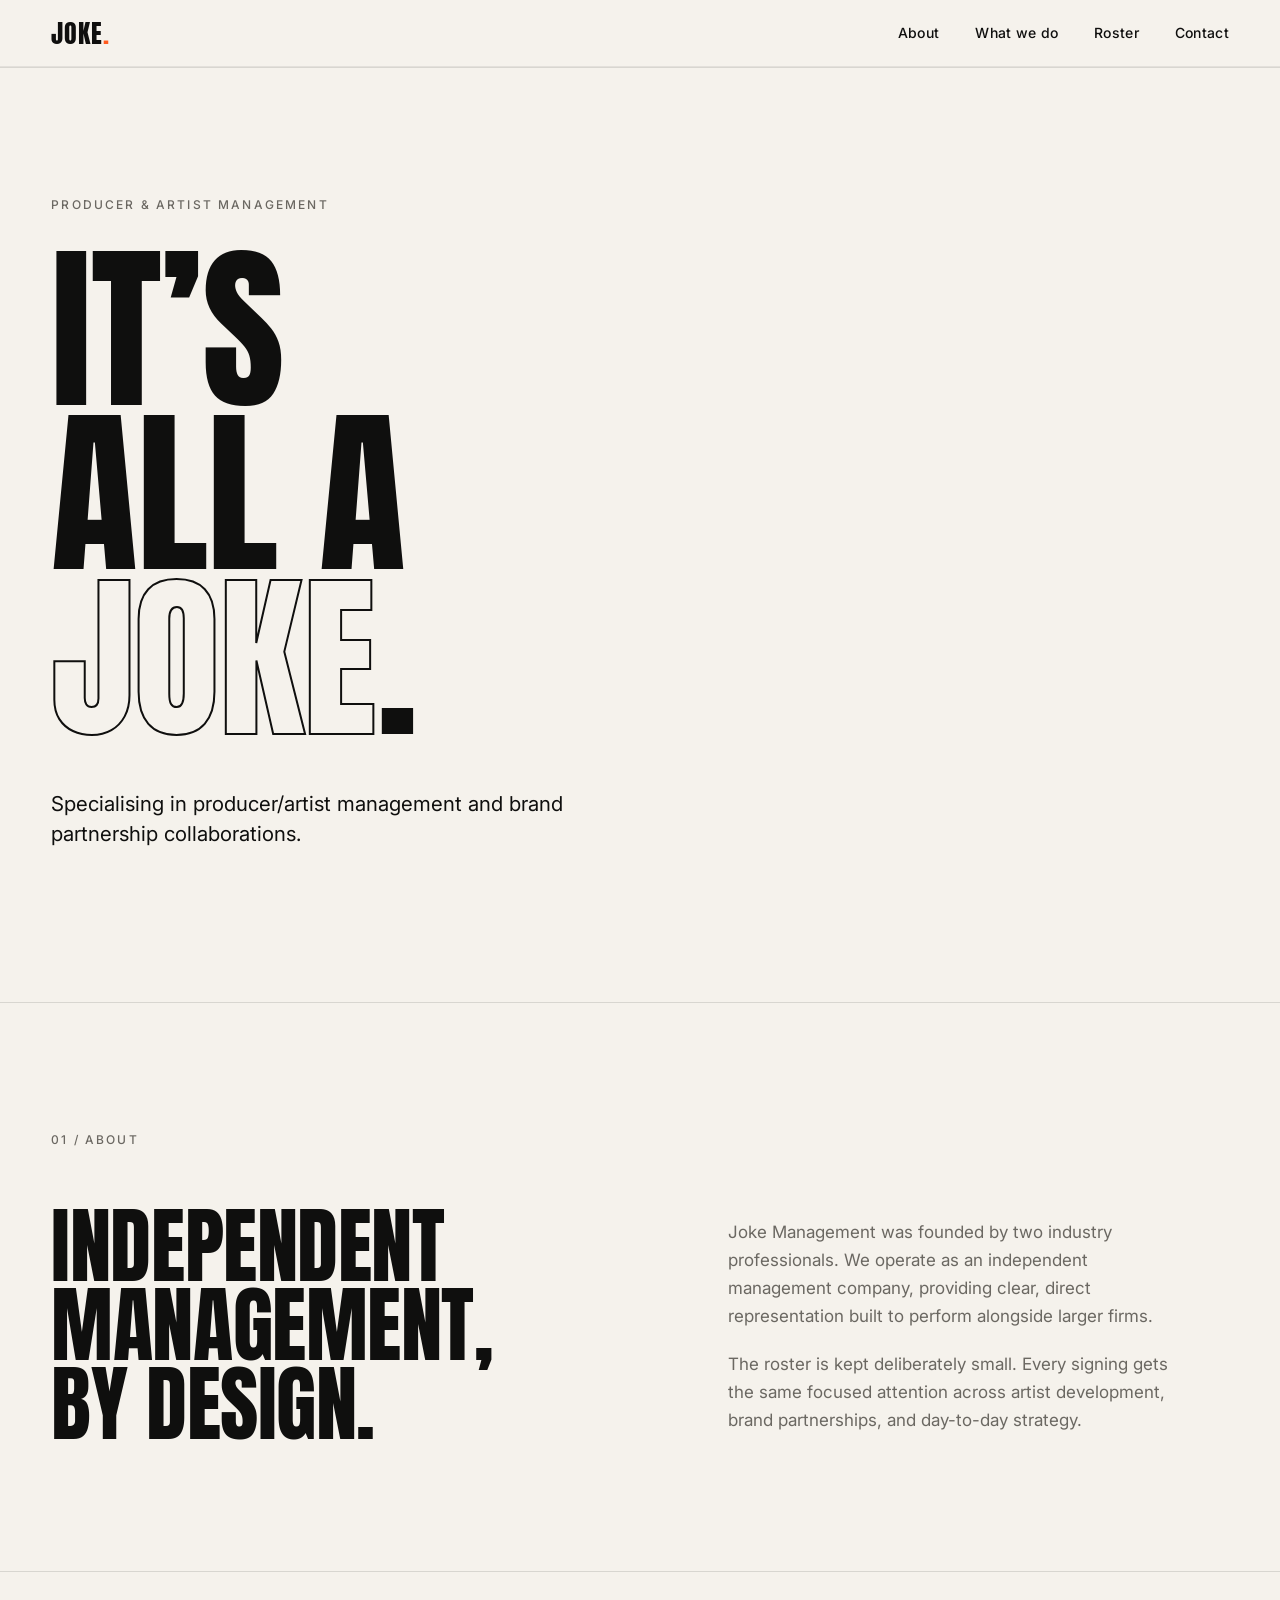
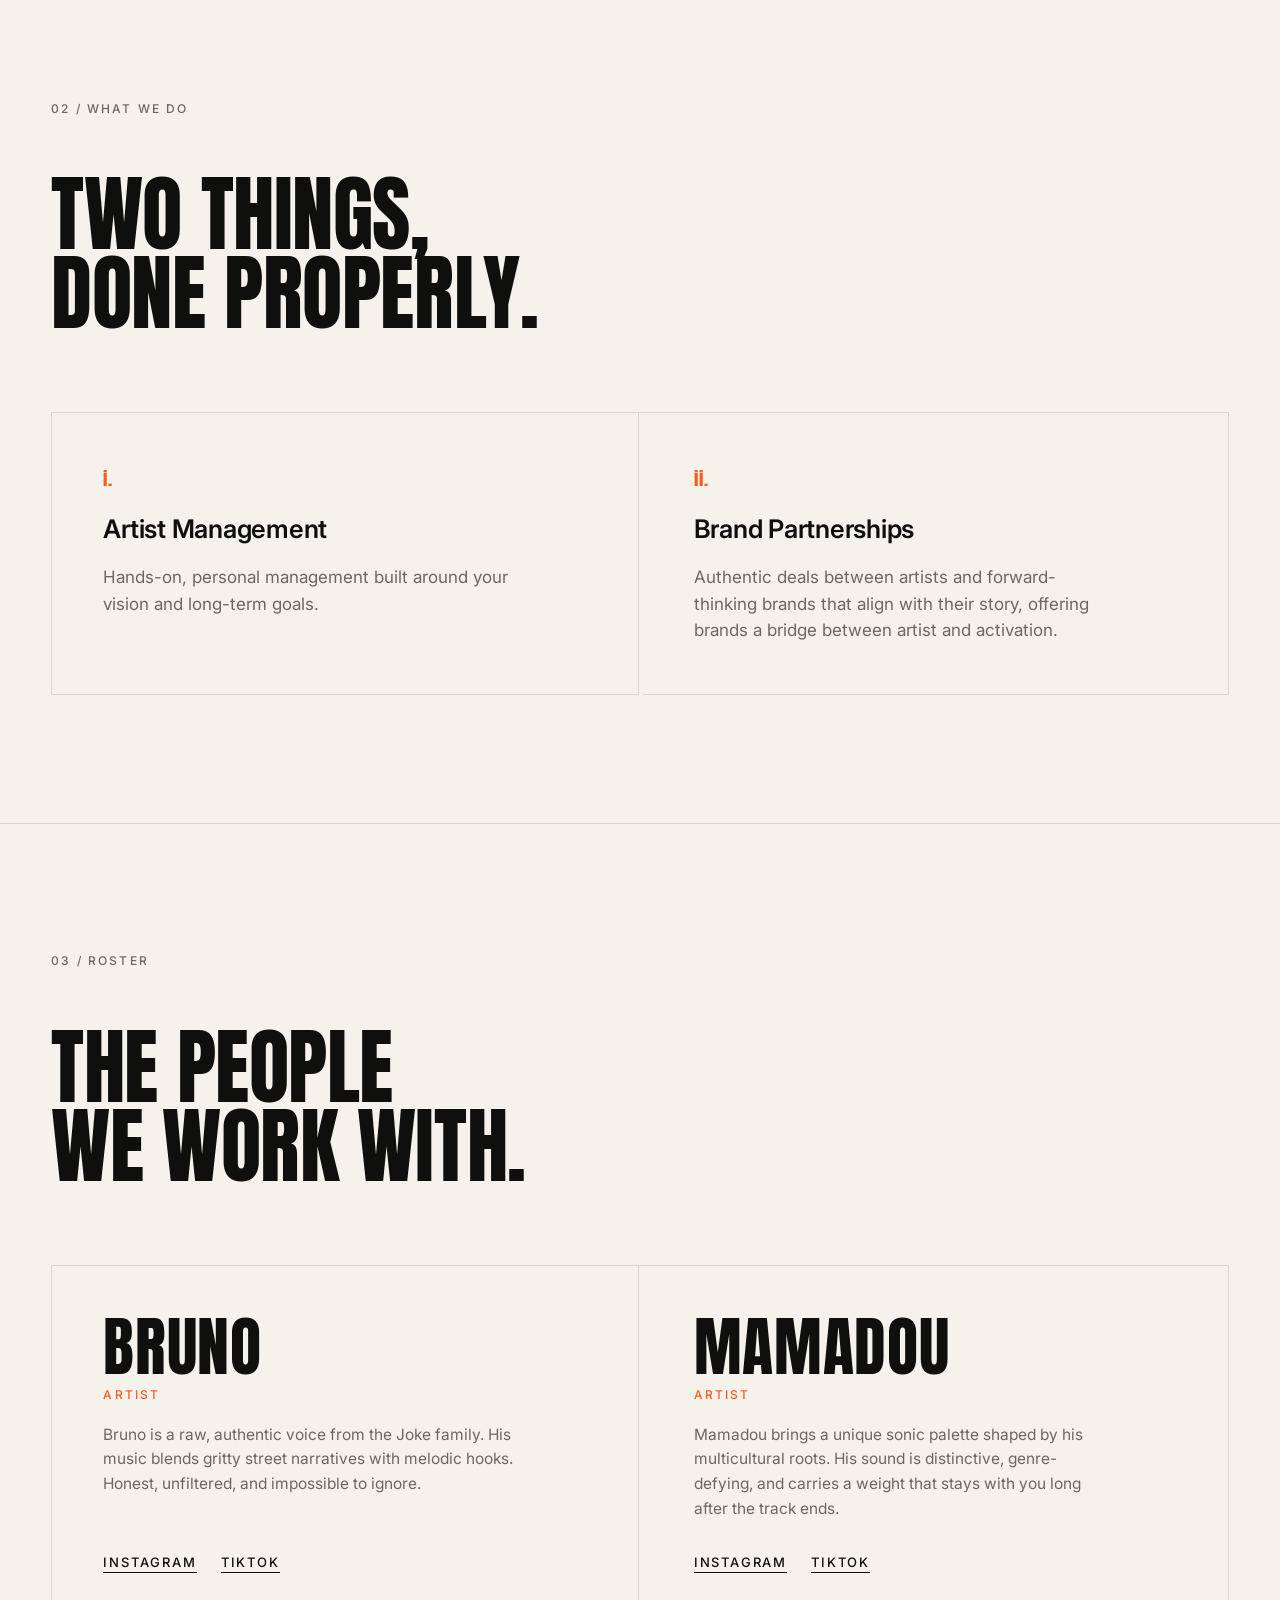
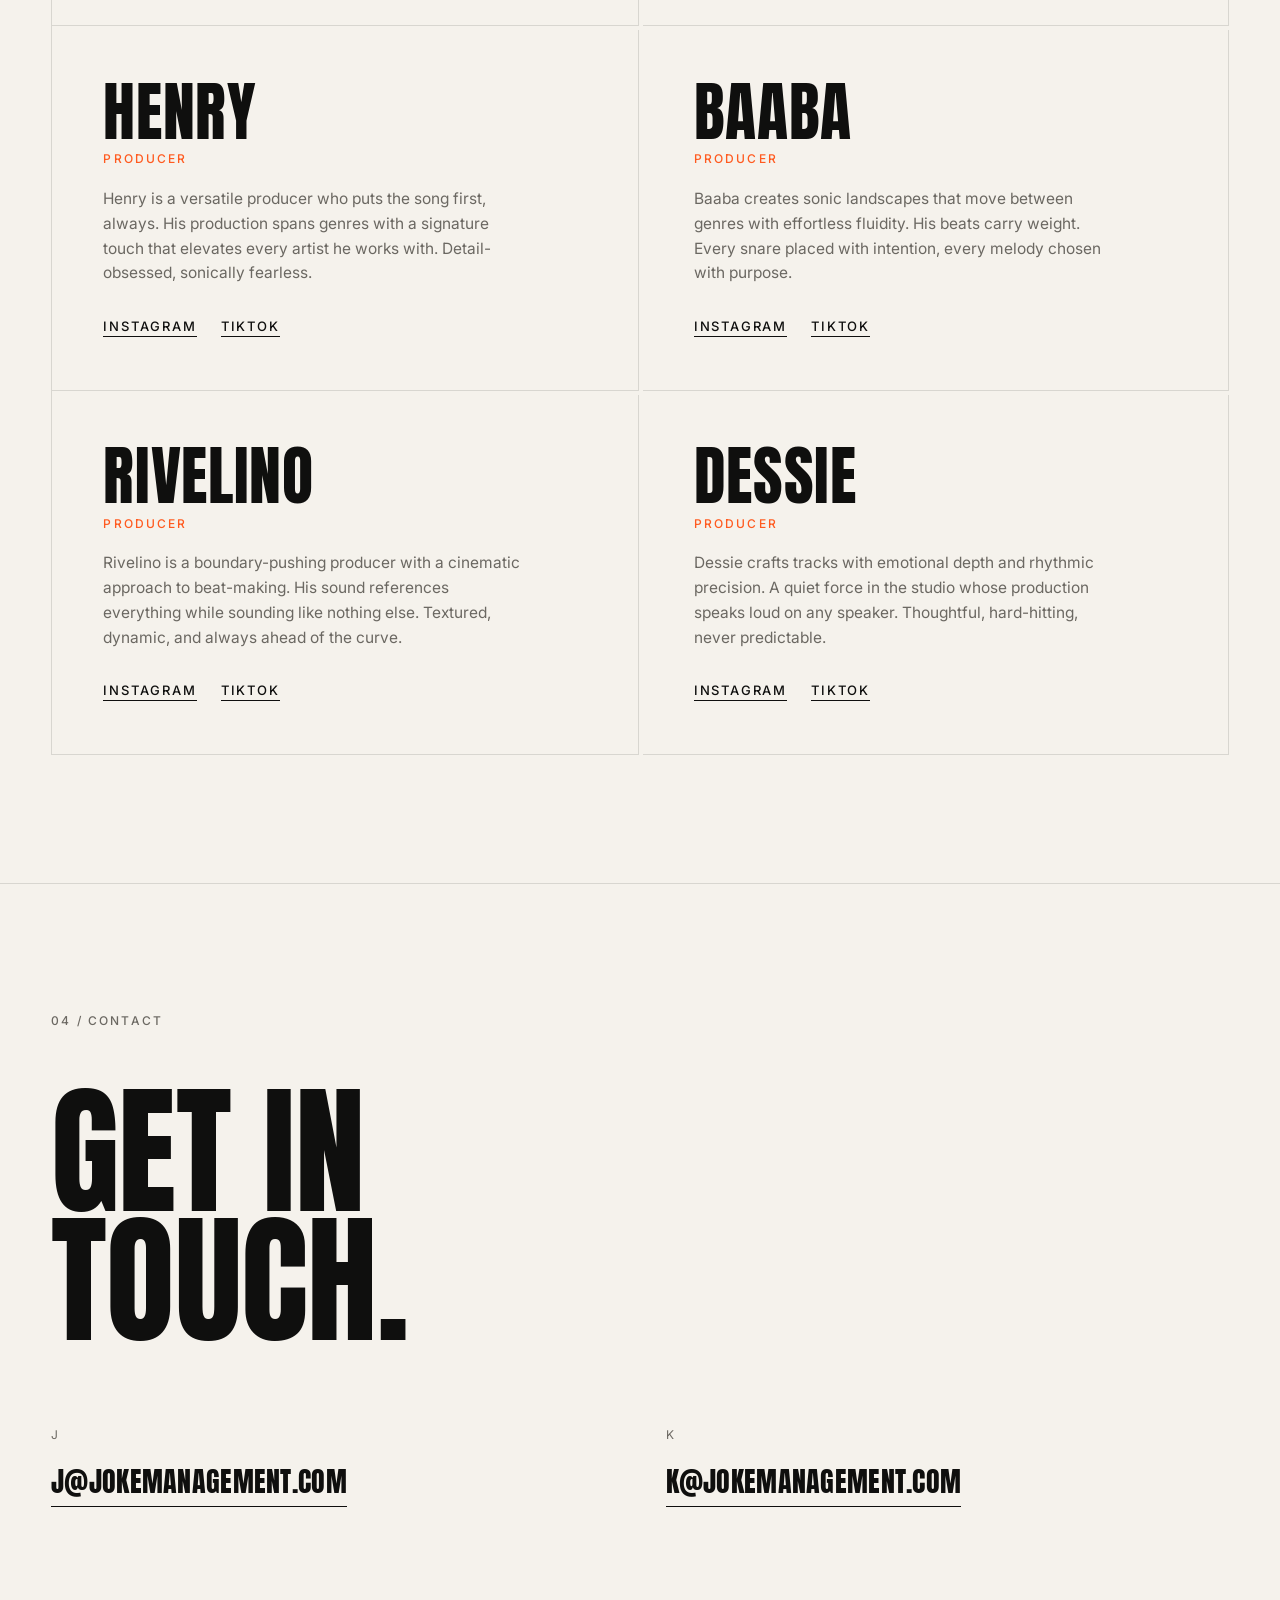
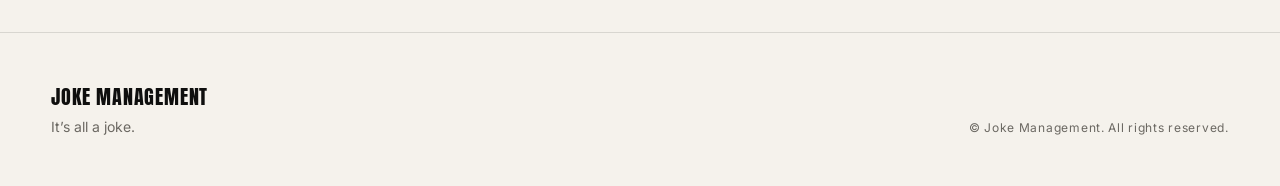
<file: index.html>
<!doctype html>
<html lang="en">
<head>
<meta charset="utf-8" />
<meta name="viewport" content="width=device-width, initial-scale=1" />
<title>Joke Management / Artist & Producer Management</title>
<meta name="description" content="Joke Management. Specialising in producer/artist management and brand partnership collaborations. It's all a joke." />
<link rel="preconnect" href="https://fonts.googleapis.com" />
<link rel="preconnect" href="https://fonts.gstatic.com" crossorigin />
<link href="https://fonts.googleapis.com/css2?family=Anton&family=Inter:wght@400;500;600&display=swap" rel="stylesheet" />
<link rel="stylesheet" href="styles.css" />
</head>
<body>

<header class="site-header">
  <a href="#top" class="wordmark" aria-label="Joke Management home">JOKE<span class="dot">.</span></a>
  <nav class="primary-nav" aria-label="Primary">
    <ul>
      <li><a href="#about">About</a></li>
      <li><a href="#work">What we do</a></li>
      <li><a href="#roster">Roster</a></li>
      <li><a href="#contact">Contact</a></li>
    </ul>
  </nav>
  <button class="nav-toggle" aria-label="Open menu" aria-expanded="false" aria-controls="mobile-nav">
    <span></span><span></span>
  </button>
</header>

<div id="mobile-nav" class="mobile-nav" hidden>
  <ul>
    <li><a href="#about">About</a></li>
    <li><a href="#work">What we do</a></li>
    <li><a href="#roster">Roster</a></li>
    <li><a href="#contact">Contact</a></li>
  </ul>
</div>

<main id="top">

  <section class="hero">
    <p class="eyebrow">Producer &amp; artist management</p>
    <h1 class="display">
      It&rsquo;s<br />
      all a<br />
      <span class="outline">joke</span>.
    </h1>
    <p class="lede">
      Specialising in producer/artist management and brand partnership collaborations.
    </p>
  </section>

  <section id="about" class="about">
    <p class="section-label">01 / About</p>
    <div class="about-grid">
      <h2 class="display-md">
        Independent<br />management,<br />by design.
      </h2>
      <div class="about-body">
        <p>
          Joke Management was founded by two industry professionals. We operate as an independent management company, providing clear, direct representation built to perform alongside larger firms.
        </p>
        <p>
          The roster is kept deliberately small. Every signing gets the same focused attention across artist development, brand partnerships, and day-to-day strategy.
        </p>
      </div>
    </div>
  </section>

  <section id="work" class="work">
    <p class="section-label">02 / What we do</p>
    <h2 class="display-md">Two things,<br />done properly.</h2>
    <ol class="services">
      <li>
        <span class="svc-num">i.</span>
        <h3>Artist Management</h3>
        <p>Hands-on, personal management built around your vision and long-term goals.</p>
      </li>
      <li>
        <span class="svc-num">ii.</span>
        <h3>Brand Partnerships</h3>
        <p>Authentic deals between artists and forward-thinking brands that align with their story, offering brands a bridge between artist and activation.</p>
      </li>
    </ol>
  </section>

  <section id="roster" class="roster">
    <p class="section-label">03 / Roster</p>
    <h2 class="display-md">The people<br />we work with.</h2>

    <ul class="roster-grid">
      <li class="roster-card">
        <h3 class="roster-name">Bruno</h3>
        <p class="roster-role">Artist</p>
        <p class="roster-bio">Bruno is a raw, authentic voice from the Joke family. His music blends gritty street narratives with melodic hooks. Honest, unfiltered, and impossible to ignore.</p>
        <ul class="socials">
          <li><a href="https://www.instagram.com/brunotopdog46/" target="_blank" rel="noopener">Instagram</a></li>
          <li><a href="https://www.tiktok.com/@brunottopdog46" target="_blank" rel="noopener">TikTok</a></li>
        </ul>
      </li>

      <li class="roster-card">
        <h3 class="roster-name">Mamadou</h3>
        <p class="roster-role">Artist</p>
        <p class="roster-bio">Mamadou brings a unique sonic palette shaped by his multicultural roots. His sound is distinctive, genre-defying, and carries a weight that stays with you long after the track ends.</p>
        <ul class="socials">
          <li><a href="https://www.instagram.com/maama.dou/" target="_blank" rel="noopener">Instagram</a></li>
          <li><a href="https://www.tiktok.com/@maama.dou" target="_blank" rel="noopener">TikTok</a></li>
        </ul>
      </li>

      <li class="roster-card">
        <h3 class="roster-name">Henry</h3>
        <p class="roster-role">Producer</p>
        <p class="roster-bio">Henry is a versatile producer who puts the song first, always. His production spans genres with a signature touch that elevates every artist he works with. Detail-obsessed, sonically fearless.</p>
        <ul class="socials">
          <li><a href="https://www.instagram.com/__henryy46/" target="_blank" rel="noopener">Instagram</a></li>
          <li><a href="https://www.tiktok.com/@prod_henry" target="_blank" rel="noopener">TikTok</a></li>
        </ul>
      </li>

      <li class="roster-card">
        <h3 class="roster-name">Baaba</h3>
        <p class="roster-role">Producer</p>
        <p class="roster-bio">Baaba creates sonic landscapes that move between genres with effortless fluidity. His beats carry weight. Every snare placed with intention, every melody chosen with purpose.</p>
        <ul class="socials">
          <li><a href="https://www.instagram.com/baaba_46/" target="_blank" rel="noopener">Instagram</a></li>
          <li><a href="https://www.tiktok.com/@baababayo" target="_blank" rel="noopener">TikTok</a></li>
        </ul>
      </li>

      <li class="roster-card">
        <h3 class="roster-name">Rivelino</h3>
        <p class="roster-role">Producer</p>
        <p class="roster-bio">Rivelino is a boundary-pushing producer with a cinematic approach to beat-making. His sound references everything while sounding like nothing else. Textured, dynamic, and always ahead of the curve.</p>
        <ul class="socials">
          <li><a href="https://www.instagram.com/rivelino.46/" target="_blank" rel="noopener">Instagram</a></li>
          <li><a href="https://www.tiktok.com/@46rivelino" target="_blank" rel="noopener">TikTok</a></li>
        </ul>
      </li>

      <li class="roster-card">
        <h3 class="roster-name">Dessie</h3>
        <p class="roster-role">Producer</p>
        <p class="roster-bio">Dessie crafts tracks with emotional depth and rhythmic precision. A quiet force in the studio whose production speaks loud on any speaker. Thoughtful, hard-hitting, never predictable.</p>
        <ul class="socials">
          <li><a href="https://www.instagram.com/desnfa/" target="_blank" rel="noopener">Instagram</a></li>
          <li><a href="https://www.tiktok.com/@dessienfa" target="_blank" rel="noopener">TikTok</a></li>
        </ul>
      </li>
    </ul>
  </section>

  <section id="contact" class="contact">
    <p class="section-label">04 / Contact</p>
    <h2 class="display-lg">
      Get in<br />touch.
    </h2>
    <div class="contact-grid">
      <div>
        <p class="contact-kicker">J</p>
        <a class="contact-link" href="mailto:j@jokemanagement.com">j@jokemanagement.com</a>
      </div>
      <div>
        <p class="contact-kicker">K</p>
        <a class="contact-link" href="mailto:k@jokemanagement.com">k@jokemanagement.com</a>
      </div>
    </div>
  </section>

</main>

<footer class="site-footer">
  <div>
    <p class="footer-mark">JOKE MANAGEMENT</p>
    <p class="footer-tag">It&rsquo;s all a joke.</p>
  </div>
  <p class="footer-meta">&copy; Joke Management. All rights reserved.</p>
</footer>

<script src="script.js"></script>
</body>
</html>
</file>
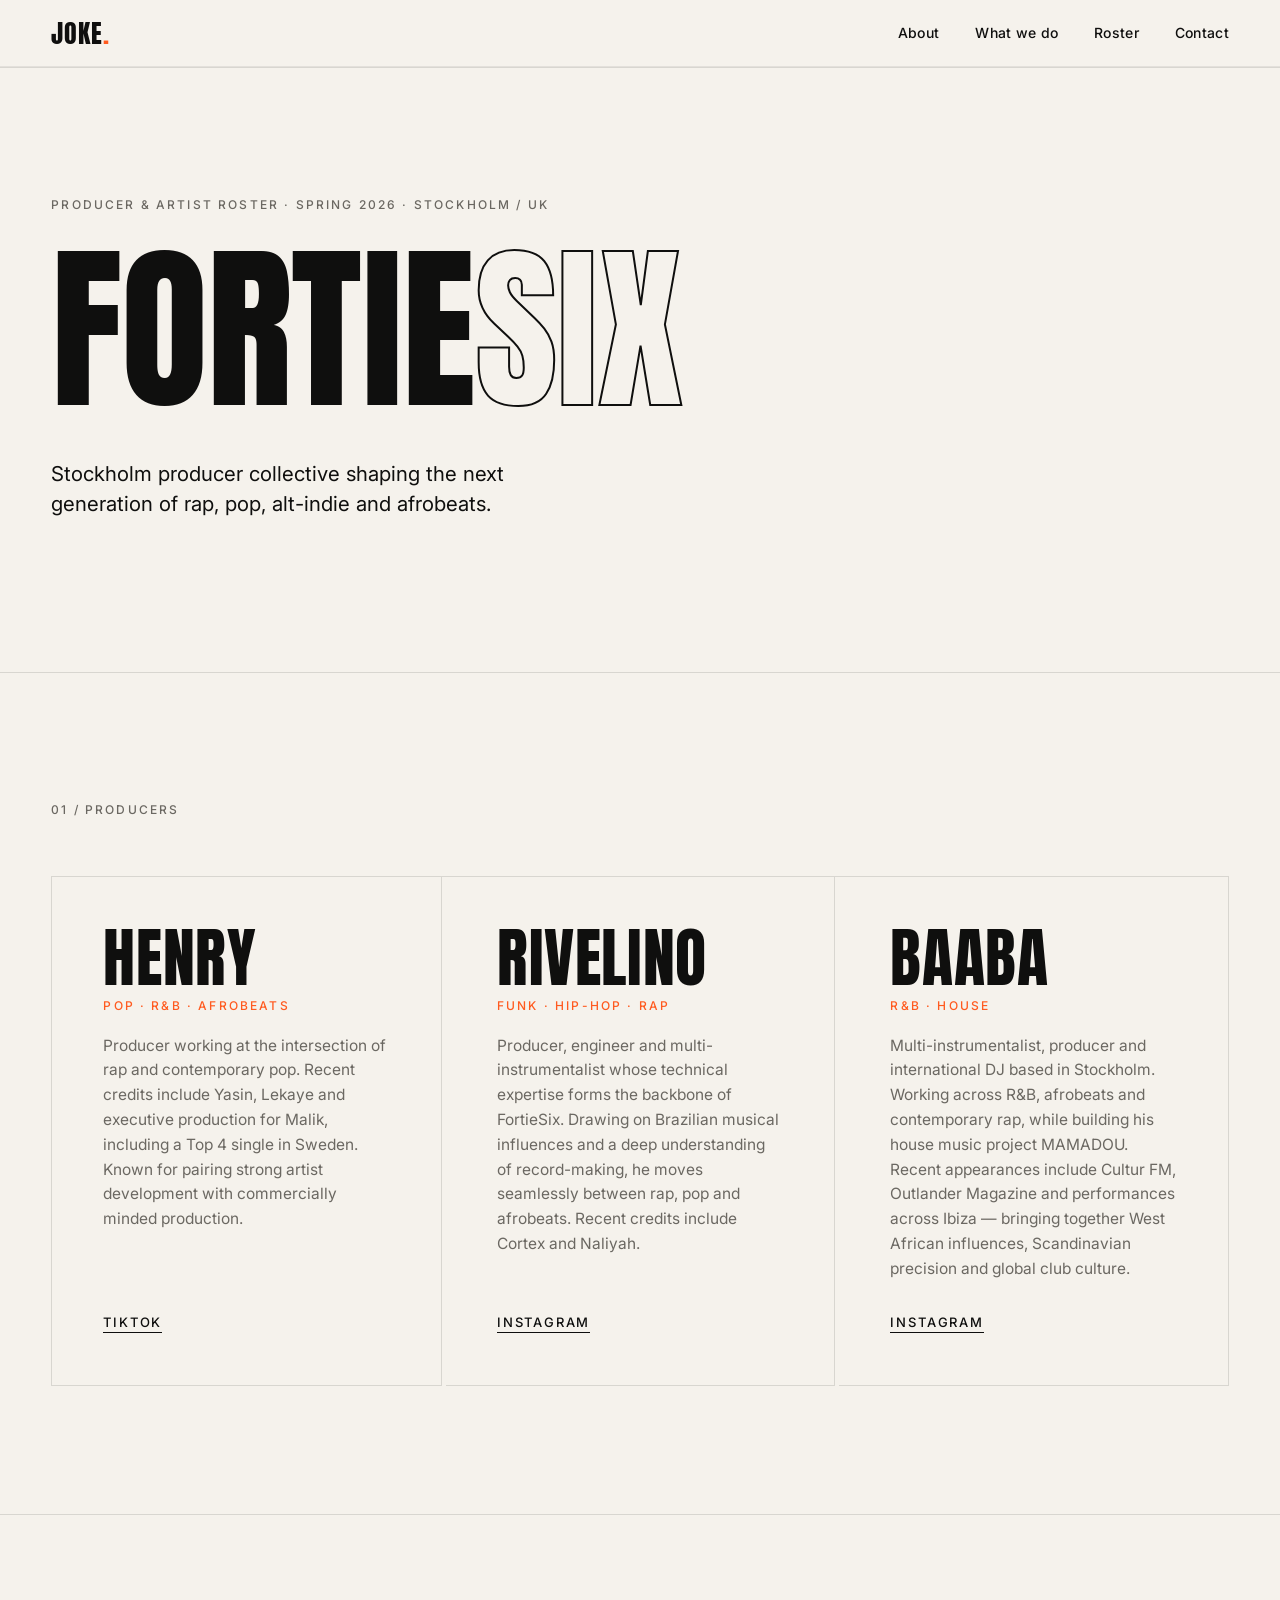
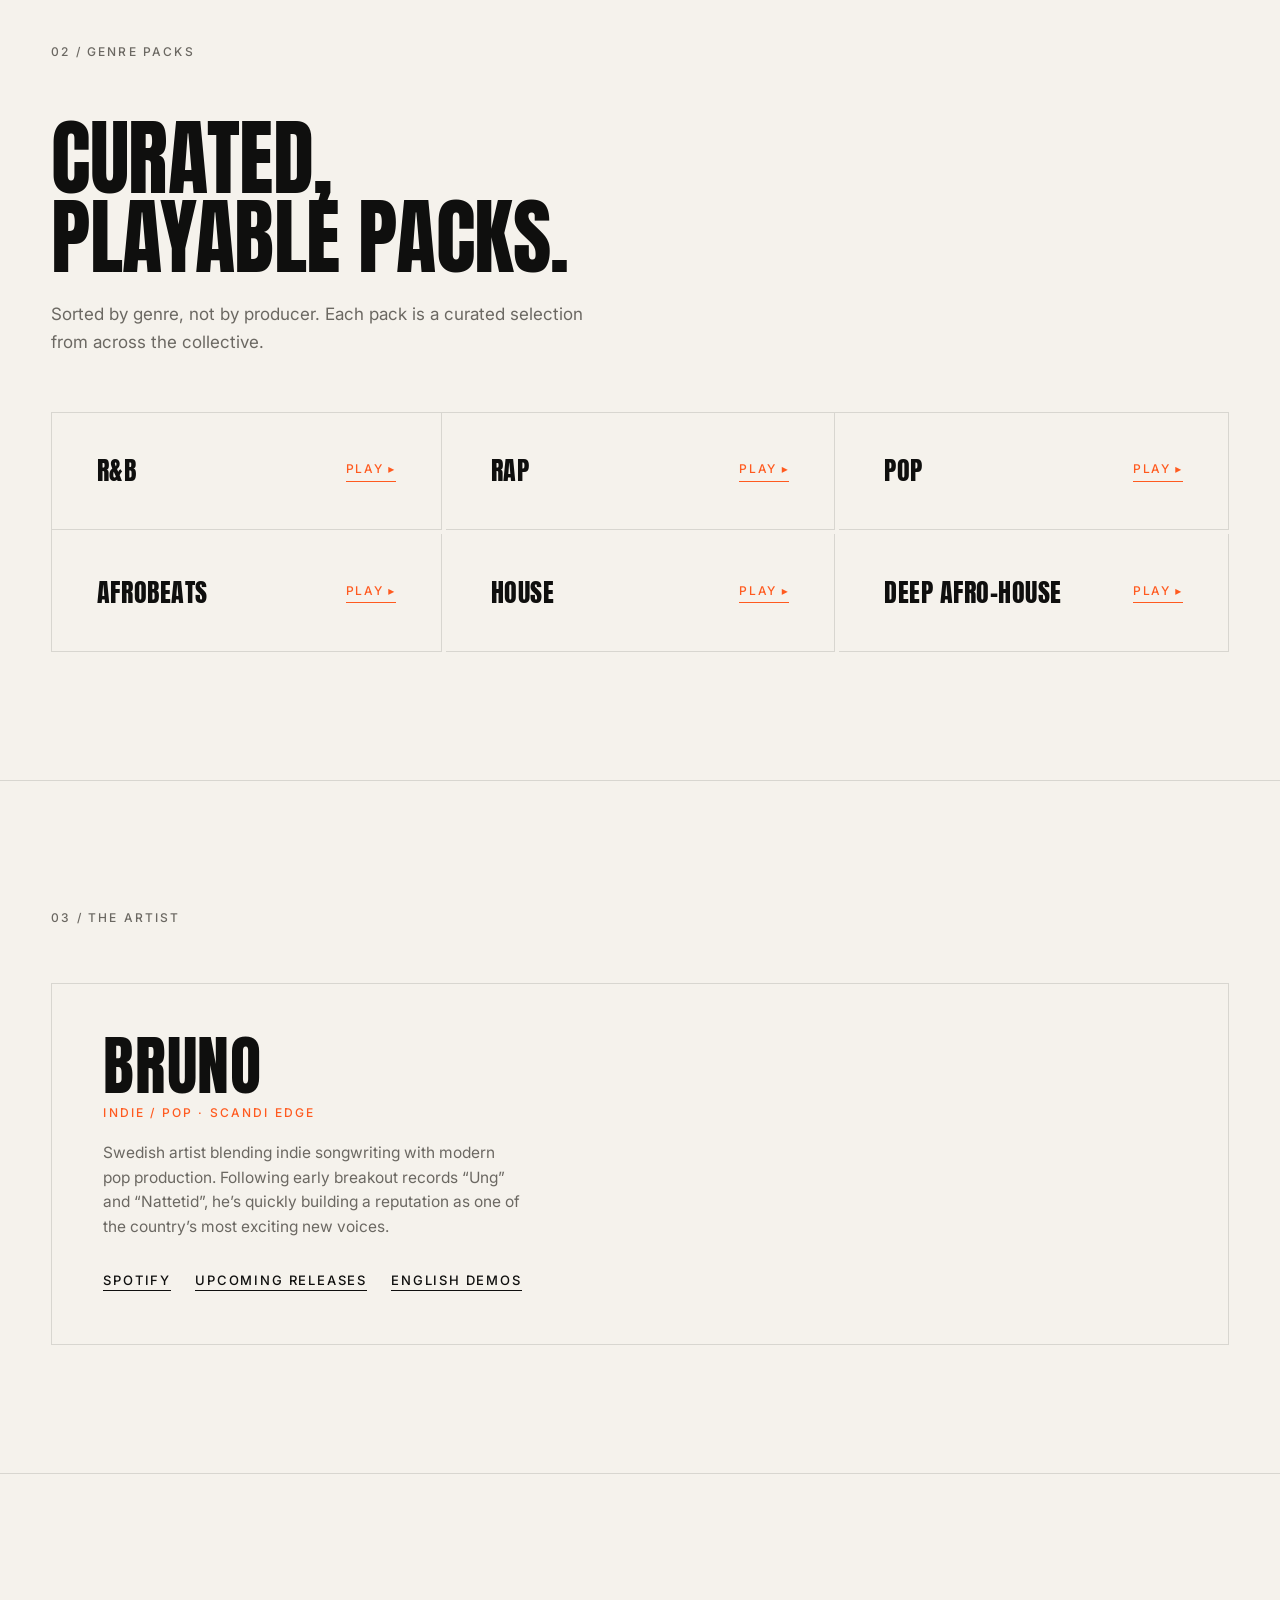
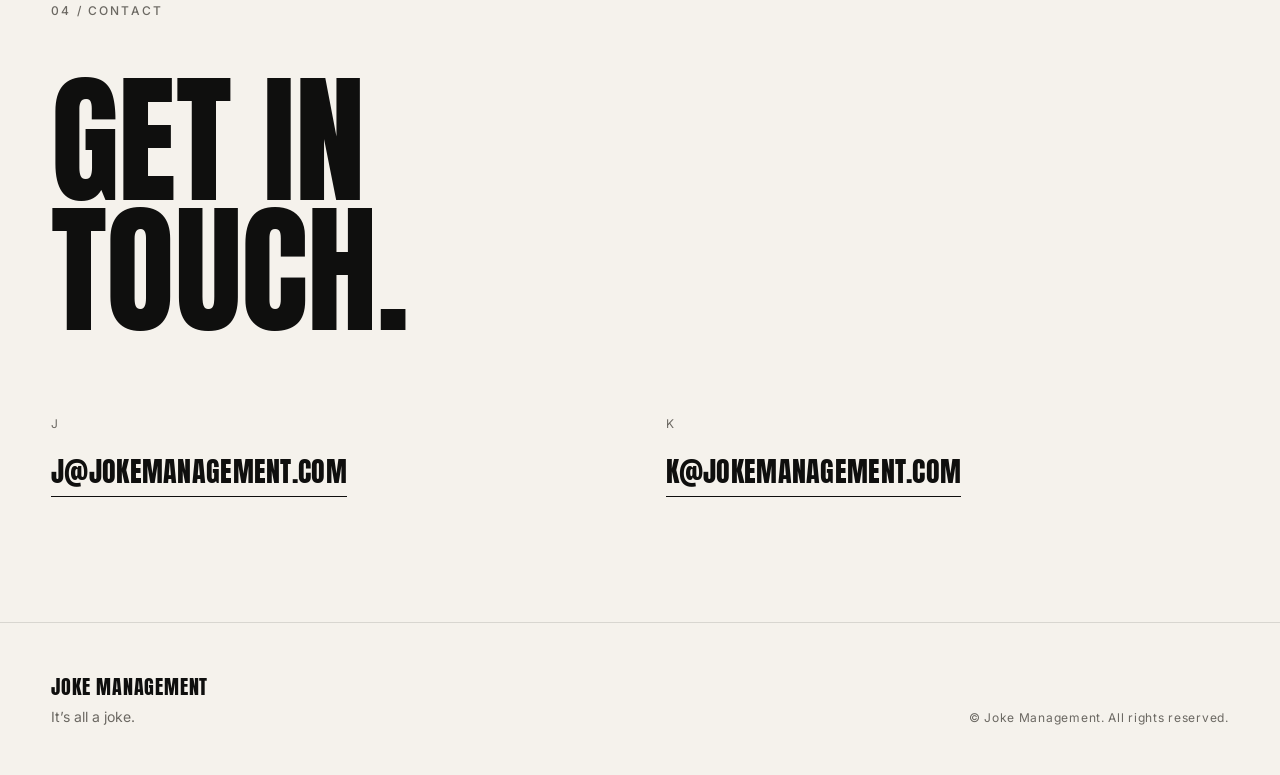
<file: fortiesix.html>
<!doctype html>
<html lang="en">
<head>
<meta charset="utf-8" />
<meta name="viewport" content="width=device-width, initial-scale=1" />
<title>FortieSix — Joke Management</title>
<meta name="description" content="FortieSix. Stockholm producer collective shaping the next generation of rap, pop, alt-indie and afrobeats." />
<meta name="robots" content="noindex, nofollow" />
<link rel="preconnect" href="https://fonts.googleapis.com" />
<link rel="preconnect" href="https://fonts.gstatic.com" crossorigin />
<link href="https://fonts.googleapis.com/css2?family=Anton&family=Inter:wght@400;500;600&display=swap" rel="stylesheet" />
<link rel="stylesheet" href="styles.css" />
<style>
  .producer-grid {
    display: grid;
    grid-template-columns: repeat(3, 1fr);
    gap: 4px;
    border-top: 1px solid rgba(15,15,14,.12);
    border-left: 1px solid rgba(15,15,14,.12);
  }

  .genre-grid {
    display: grid;
    grid-template-columns: repeat(3, 1fr);
    gap: 4px;
    border-top: 1px solid rgba(15,15,14,.12);
    border-left: 1px solid rgba(15,15,14,.12);
    margin-top: 56px;
  }

  .genre-item {
    background: var(--paper);
    border-right: 1px solid rgba(15,15,14,.12);
    border-bottom: 1px solid rgba(15,15,14,.12);
    padding: clamp(24px, 3vw, 40px) clamp(28px, 3.5vw, 48px);
    display: flex;
    align-items: center;
    justify-content: space-between;
    gap: 16px;
    transition: background .3s;
    text-decoration: none;
    color: inherit;
  }

  .genre-item:hover { background: #ece8df; }

  .genre-name {
    font-family: "Anton", sans-serif;
    font-size: clamp(20px, 2vw, 26px);
    letter-spacing: .02em;
    text-transform: uppercase;
  }

  .genre-play {
    font-size: 12px;
    font-weight: 500;
    letter-spacing: .14em;
    text-transform: uppercase;
    color: var(--accent);
    border-bottom: 1px solid var(--accent);
    padding-bottom: 2px;
    white-space: nowrap;
    flex-shrink: 0;
  }

  .artist-grid {
    display: grid;
    grid-template-columns: 1fr;
    gap: 4px;
    border-top: 1px solid rgba(15,15,14,.12);
    border-left: 1px solid rgba(15,15,14,.12);
  }

  @media (max-width: 960px) {
    .producer-grid { grid-template-columns: 1fr; }
  }

  @media (max-width: 640px) {
    .genre-grid { grid-template-columns: repeat(2, 1fr); }
  }

  @media (max-width: 400px) {
    .genre-grid { grid-template-columns: 1fr; }
  }
</style>
</head>
<body>

<header class="site-header">
  <a href="/" class="wordmark" aria-label="Joke Management home">JOKE<span class="dot">.</span></a>
  <nav class="primary-nav" aria-label="Primary">
    <ul>
      <li><a href="/#about">About</a></li>
      <li><a href="/#work">What we do</a></li>
      <li><a href="/#roster">Roster</a></li>
      <li><a href="/#contact">Contact</a></li>
    </ul>
  </nav>
  <button class="nav-toggle" aria-label="Open menu" aria-expanded="false" aria-controls="mobile-nav">
    <span></span><span></span>
  </button>
</header>

<div id="mobile-nav" class="mobile-nav" hidden>
  <ul>
    <li><a href="/#about">About</a></li>
    <li><a href="/#work">What we do</a></li>
    <li><a href="/#roster">Roster</a></li>
    <li><a href="/#contact">Contact</a></li>
  </ul>
</div>

<main id="top">

  <section class="hero">
    <p class="eyebrow">Producer &amp; Artist Roster &middot; Spring 2026 &middot; Stockholm / UK</p>
    <h1 class="display">
      Fortie<span class="outline">Six</span>
    </h1>
    <p class="lede">
      Stockholm producer collective shaping the next generation of rap, pop, alt-indie and afrobeats.
    </p>
  </section>

  <section>
    <p class="section-label">01 / Producers</p>
    <ul class="producer-grid">

      <li class="roster-card">
        <h2 class="roster-name">Henry</h2>
        <p class="roster-role">Pop &middot; R&amp;B &middot; Afrobeats</p>
        <p class="roster-bio">Producer working at the intersection of rap and contemporary pop. Recent credits include Yasin, Lekaye and executive production for Malik, including a Top 4 single in Sweden. Known for pairing strong artist development with commercially minded production.</p>
        <ul class="socials">
          <li><a href="https://www.tiktok.com/@prod_henry" target="_blank" rel="noopener">TikTok</a></li>
        </ul>
      </li>

      <li class="roster-card">
        <h2 class="roster-name">Rivelino</h2>
        <p class="roster-role">Funk &middot; Hip-Hop &middot; Rap</p>
        <p class="roster-bio">Producer, engineer and multi-instrumentalist whose technical expertise forms the backbone of FortieSix. Drawing on Brazilian musical influences and a deep understanding of record-making, he moves seamlessly between rap, pop and afrobeats. Recent credits include Cortex and Naliyah.</p>
        <ul class="socials">
          <li><a href="https://www.instagram.com/rivelino.46/" target="_blank" rel="noopener">Instagram</a></li>
        </ul>
      </li>

      <li class="roster-card">
        <h2 class="roster-name">Baaba</h2>
        <p class="roster-role">R&amp;B &middot; House</p>
        <p class="roster-bio">Multi-instrumentalist, producer and international DJ based in Stockholm. Working across R&amp;B, afrobeats and contemporary rap, while building his house music project MAMADOU. Recent appearances include Cultur FM, Outlander Magazine and performances across Ibiza — bringing together West African influences, Scandinavian precision and global club culture.</p>
        <ul class="socials">
          <li><a href="https://www.instagram.com/baaba_46/" target="_blank" rel="noopener">Instagram</a></li>
        </ul>
      </li>

    </ul>
  </section>

  <section>
    <p class="section-label">02 / Genre Packs</p>
    <h2 class="display-md">Curated,<br />playable packs.</h2>
    <p style="color:var(--muted);margin-top:24px;max-width:52ch;font-size:17px;line-height:1.65;">Sorted by genre, not by producer. Each pack is a curated selection from across the collective.</p>
    <nav class="genre-grid" aria-label="Genre packs">
      <a href="https://untitled.stream/library/project/MdLDmpx2XwN5lTxGmZthA" class="genre-item" target="_blank" rel="noopener">
        <span class="genre-name">R&amp;B</span>
        <span class="genre-play">Play &#9656;</span>
      </a>
      <a href="https://untitled.stream/library/project/8DYlKvbrh4me7X3LZgaA2" class="genre-item" target="_blank" rel="noopener">
        <span class="genre-name">Rap</span>
        <span class="genre-play">Play &#9656;</span>
      </a>
      <a href="https://untitled.stream/library/project/lXsBaQWMG5UhPaa7nYk9Y" class="genre-item" target="_blank" rel="noopener">
        <span class="genre-name">Pop</span>
        <span class="genre-play">Play &#9656;</span>
      </a>
      <a href="https://untitled.stream/library/project/gUWSC9WXkHEPTb1UFtY7s" class="genre-item" target="_blank" rel="noopener">
        <span class="genre-name">Afrobeats</span>
        <span class="genre-play">Play &#9656;</span>
      </a>
      <a href="https://untitled.stream/library/project/YUYFXOyXhQxyvlx2DzpKP" class="genre-item" target="_blank" rel="noopener">
        <span class="genre-name">House</span>
        <span class="genre-play">Play &#9656;</span>
      </a>
      <a href="https://untitled.stream/library/project/EIcaJgGTATp5oDxczDg6n" class="genre-item" target="_blank" rel="noopener">
        <span class="genre-name">Deep Afro-House</span>
        <span class="genre-play">Play &#9656;</span>
      </a>
    </nav>
  </section>

  <section>
    <p class="section-label">03 / The Artist</p>
    <ul class="artist-grid">
      <li class="roster-card">
        <h2 class="roster-name">Bruno</h2>
        <p class="roster-role">Indie / Pop &middot; Scandi Edge</p>
        <p class="roster-bio">Swedish artist blending indie songwriting with modern pop production. Following early breakout records &ldquo;Ung&rdquo; and &ldquo;Nattetid&rdquo;, he&rsquo;s quickly building a reputation as one of the country&rsquo;s most exciting new voices.</p>
        <ul class="socials">
          <li><a href="https://open.spotify.com/artist/1Z5Q3hr2iNj6NHPKPVWtoL?si=yojesps8QiGMibM_zs3ozg" target="_blank" rel="noopener">Spotify</a></li>
          <li><a href="https://untitled.stream/library/project/NazenBLQhWLtCnm9Dg3Yr" target="_blank" rel="noopener">Upcoming Releases</a></li>
          <li><a href="https://untitled.stream/library/project/rGFbEdOUcM0unAnmZeNFA" target="_blank" rel="noopener">English Demos</a></li>
        </ul>
      </li>
    </ul>
  </section>

  <section id="contact" class="contact">
    <p class="section-label">04 / Contact</p>
    <h2 class="display-lg">
      Get in<br />touch.
    </h2>
    <div class="contact-grid">
      <div>
        <p class="contact-kicker">J</p>
        <a class="contact-link" href="mailto:j@jokemanagement.com">j@jokemanagement.com</a>
      </div>
      <div>
        <p class="contact-kicker">K</p>
        <a class="contact-link" href="mailto:k@jokemanagement.com">k@jokemanagement.com</a>
      </div>
    </div>
  </section>

</main>

<footer class="site-footer">
  <div>
    <p class="footer-mark">JOKE MANAGEMENT</p>
    <p class="footer-tag">It&rsquo;s all a joke.</p>
  </div>
  <p class="footer-meta">&copy; Joke Management. All rights reserved.</p>
</footer>

<script src="script.js"></script>
</body>
</html>
</file>
<file: styles.css>
:root {
  --ink: #0f0f0e;
  --paper: #f5f2ec;
  --muted: #6b6862;
  --line: #1a1a18;
  --accent: #ff5a1f;
  --max: 1280px;
  --gutter: clamp(20px, 4vw, 56px);
}

* { box-sizing: border-box; }

html { scroll-behavior: smooth; }

body {
  margin: 0;
  background: var(--paper);
  color: var(--ink);
  font-family: "Inter", system-ui, -apple-system, "Segoe UI", sans-serif;
  font-size: 17px;
  line-height: 1.55;
  -webkit-font-smoothing: antialiased;
  text-rendering: optimizeLegibility;
}

a { color: inherit; text-decoration: none; }
ul, ol { margin: 0; padding: 0; list-style: none; }
p { margin: 0; }

/* ===== Header ===== */
.site-header {
  position: sticky;
  top: 0;
  z-index: 50;
  display: flex;
  align-items: center;
  justify-content: space-between;
  padding: 20px var(--gutter);
  background: var(--paper);
  border-bottom: 1px solid rgba(15, 15, 14, 0.08);
}

.wordmark {
  font-family: "Anton", sans-serif;
  font-size: 26px;
  letter-spacing: 0.04em;
  line-height: 1;
}

.wordmark .dot { color: var(--accent); }

.primary-nav ul {
  display: flex;
  gap: 36px;
  font-size: 14px;
  font-weight: 500;
  letter-spacing: 0.02em;
}

.primary-nav a {
  position: relative;
  padding: 4px 0;
}

.primary-nav a::after {
  content: "";
  position: absolute;
  left: 0; right: 100%;
  bottom: 0;
  height: 1px;
  background: var(--ink);
  transition: right 0.25s ease;
}

.primary-nav a:hover::after { right: 0; }

.nav-toggle {
  display: none;
  background: transparent;
  border: 0;
  width: 36px;
  height: 36px;
  padding: 8px;
  cursor: pointer;
}

.nav-toggle span {
  display: block;
  height: 2px;
  background: var(--ink);
  margin: 5px 0;
  transition: transform 0.25s, opacity 0.25s;
}

.nav-toggle[aria-expanded="true"] span:first-child {
  transform: translateY(7px) rotate(45deg);
}
.nav-toggle[aria-expanded="true"] span:last-child {
  transform: translateY(-7px) rotate(-45deg);
}

.mobile-nav {
  position: fixed;
  inset: 64px 0 0 0;
  background: var(--paper);
  z-index: 40;
  padding: 40px var(--gutter);
}

.mobile-nav ul {
  display: flex;
  flex-direction: column;
  gap: 12px;
  font-family: "Anton", sans-serif;
  font-size: 44px;
  letter-spacing: 0.02em;
}

/* ===== Typography ===== */
.display, .display-lg, .display-md {
  font-family: "Anton", sans-serif;
  font-weight: 400;
  letter-spacing: -0.005em;
  line-height: 0.92;
  margin: 0;
  text-transform: uppercase;
}

.display {
  font-size: clamp(64px, 14vw, 220px);
}

.display-lg {
  font-size: clamp(56px, 11vw, 160px);
}

.display-md {
  font-size: clamp(40px, 6.5vw, 96px);
  line-height: 0.95;
}

.outline {
  -webkit-text-stroke: 2px var(--ink);
  color: transparent;
}

.eyebrow,
.section-label {
  font-size: 12px;
  font-weight: 500;
  letter-spacing: 0.18em;
  text-transform: uppercase;
  color: var(--muted);
  margin: 0;
}

/* ===== Hero ===== */
.hero {
  padding: clamp(60px, 10vw, 140px) var(--gutter) clamp(80px, 12vw, 180px);
  max-width: var(--max);
  margin: 0 auto;
}

.hero .eyebrow { margin-bottom: 32px; }

.hero .lede {
  max-width: 560px;
  margin: 48px 0 0;
  font-size: clamp(18px, 1.6vw, 22px);
  line-height: 1.45;
  color: var(--ink);
}

/* ===== Sections ===== */
section {
  padding: clamp(80px, 10vw, 160px) var(--gutter);
  max-width: var(--max);
  margin: 0 auto;
  border-top: 1px solid rgba(15, 15, 14, 0.12);
}

.section-label { margin-bottom: 56px; }

/* About */
.about-grid {
  display: grid;
  grid-template-columns: 1.2fr 1fr;
  gap: clamp(40px, 6vw, 96px);
  align-items: start;
}

.about-body {
  display: flex;
  flex-direction: column;
  gap: 20px;
  max-width: 460px;
  font-size: 17px;
  line-height: 1.65;
  color: var(--muted);
  padding-top: 12px;
}

/* Work */
.work .display-md { margin-bottom: 80px; max-width: 14ch; }

.services {
  display: grid;
  grid-template-columns: repeat(2, 1fr);
  gap: 4px;
  border-top: 1px solid rgba(15, 15, 14, 0.12);
  border-left: 1px solid rgba(15, 15, 14, 0.12);
}

.services li {
  background: var(--paper);
  border-right: 1px solid rgba(15, 15, 14, 0.12);
  border-bottom: 1px solid rgba(15, 15, 14, 0.12);
  padding: clamp(32px, 4vw, 56px);
  display: flex;
  flex-direction: column;
  gap: 16px;
  transition: background 0.3s;
}

.services li:hover { background: #ece8df; }

.svc-num {
  font-family: "Anton", sans-serif;
  font-size: 18px;
  letter-spacing: 0.06em;
  color: var(--accent);
}

.services h3 {
  font-family: "Inter", sans-serif;
  font-weight: 600;
  font-size: clamp(22px, 2vw, 28px);
  margin: 0;
  letter-spacing: -0.01em;
}

.services p {
  color: var(--muted);
  max-width: 38ch;
}

/* Roster */
.roster .display-md { margin-bottom: 80px; }

.roster-grid {
  display: grid;
  grid-template-columns: repeat(2, 1fr);
  gap: 4px;
  border-top: 1px solid rgba(15, 15, 14, 0.12);
  border-left: 1px solid rgba(15, 15, 14, 0.12);
}

.roster-card {
  background: var(--paper);
  border-right: 1px solid rgba(15, 15, 14, 0.12);
  border-bottom: 1px solid rgba(15, 15, 14, 0.12);
  padding: clamp(32px, 4vw, 56px);
  display: flex;
  flex-direction: column;
  gap: 18px;
  transition: background 0.3s;
}

.roster-card:hover { background: #ece8df; }

.roster-name {
  font-family: "Anton", sans-serif;
  font-weight: 400;
  font-size: clamp(40px, 5vw, 72px);
  line-height: 0.95;
  letter-spacing: 0.01em;
  text-transform: uppercase;
  margin: 0;
}

.roster-role {
  font-size: 12px;
  font-weight: 500;
  letter-spacing: 0.18em;
  text-transform: uppercase;
  color: var(--accent);
  margin: -10px 0 0;
}

.roster-bio {
  color: var(--muted);
  font-size: 15.5px;
  line-height: 1.6;
  max-width: 42ch;
}

.socials {
  display: flex;
  gap: 24px;
  margin-top: auto;
  padding-top: 8px;
}

.socials a {
  font-size: 13px;
  font-weight: 500;
  letter-spacing: 0.14em;
  text-transform: uppercase;
  border-bottom: 1px solid currentColor;
  padding-bottom: 2px;
  transition: color 0.2s;
}

.socials a:hover { color: var(--accent); }

/* Contact */
.contact .display-lg { margin-bottom: 80px; }

.contact-grid {
  display: grid;
  grid-template-columns: repeat(2, 1fr);
  gap: clamp(32px, 4vw, 64px);
}

.contact-kicker {
  font-size: 12px;
  letter-spacing: 0.18em;
  text-transform: uppercase;
  color: var(--muted);
  margin-bottom: 16px;
}

.contact-link {
  font-family: "Anton", sans-serif;
  font-size: clamp(22px, 2.2vw, 32px);
  text-transform: uppercase;
  letter-spacing: 0.01em;
  border-bottom: 1px solid currentColor;
  padding-bottom: 4px;
}

.contact-link:hover { color: var(--accent); }

/* Footer */
.site-footer {
  display: flex;
  justify-content: space-between;
  align-items: flex-end;
  gap: 32px;
  padding: 48px var(--gutter);
  max-width: var(--max);
  margin: 0 auto;
  border-top: 1px solid rgba(15, 15, 14, 0.12);
}

.footer-mark {
  font-family: "Anton", sans-serif;
  font-size: 20px;
  letter-spacing: 0.04em;
}

.footer-tag {
  color: var(--muted);
  font-size: 14px;
  margin-top: 4px;
}

.footer-meta {
  color: var(--muted);
  font-size: 12px;
  letter-spacing: 0.06em;
}

/* ===== Responsive ===== */
@media (max-width: 860px) {
  .primary-nav { display: none; }
  .nav-toggle { display: block; }

  .about-grid { grid-template-columns: 1fr; gap: 32px; }
  .services { grid-template-columns: 1fr; }
  .roster-grid { grid-template-columns: 1fr; }
  .contact-grid { grid-template-columns: 1fr; gap: 40px; }
  .site-footer { flex-direction: column; align-items: flex-start; gap: 20px; }
}

@media (max-width: 480px) {
  body { font-size: 16px; }
  .hero .lede { font-size: 17px; }
}

@media (prefers-reduced-motion: reduce) {
  html { scroll-behavior: auto; }
  *, *::before, *::after { transition: none !important; animation: none !important; }
}
</file>
